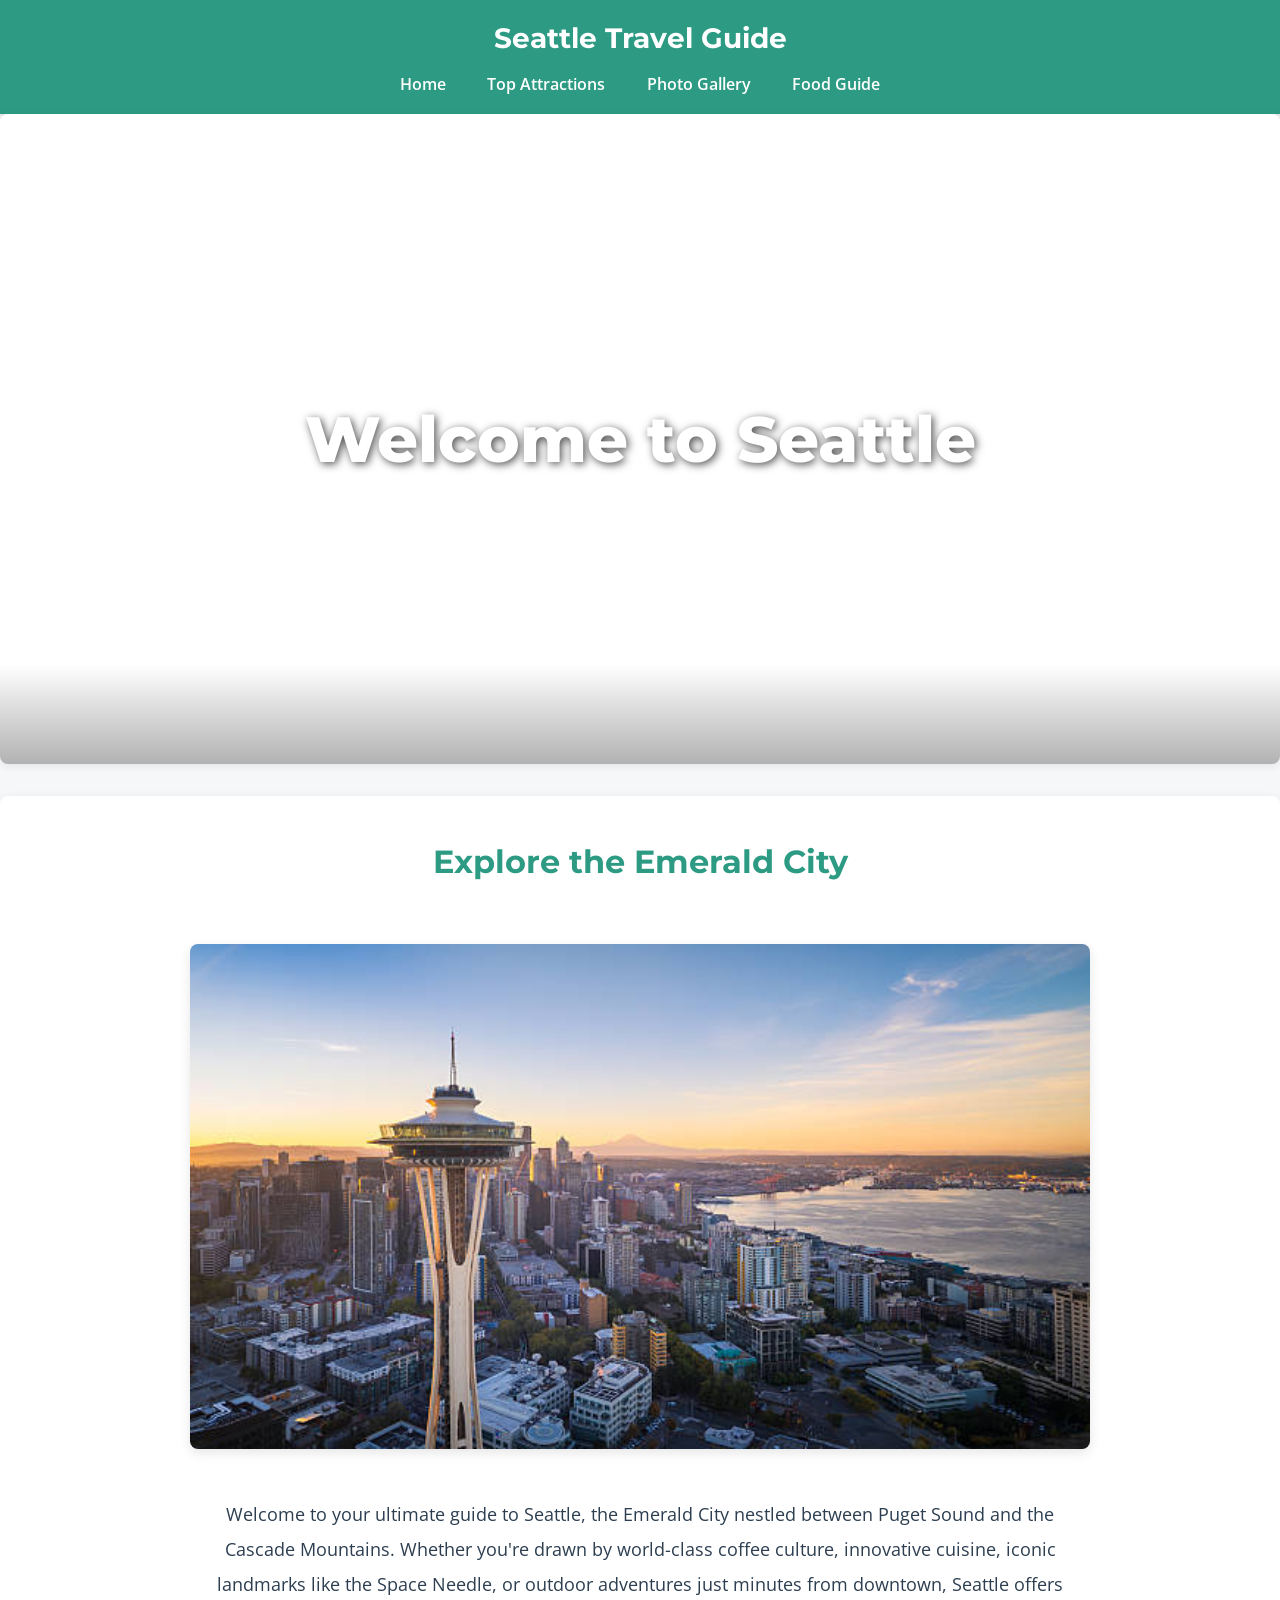
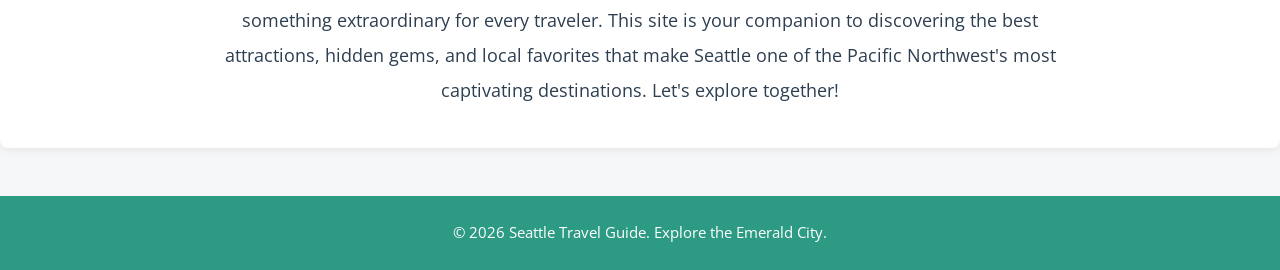
<file: index.html>
<!DOCTYPE html>
<html lang="en">
<head>
    <meta charset="UTF-8">
    <meta name="viewport" content="width=device-width, initial-scale=1.0">
    <title>Explore Seattle</title>
    <link rel="stylesheet" href="styles.css">
    <link rel="icon" type="image/png" href="../img/favicon.png">
    
</head>
<body>
    <header>
        <h1>Seattle Travel Guide</h1>
        <nav>
            <ul>
                <li><a href="index.html">Home</a></li>
                <li><a href="top-attractions.html">Top Attractions</a></li>
                <li><a href="photo-gallery.html">Photo Gallery</a></li>
                <li><a href="guide.html">Food Guide</a></li>
            </ul>
        </nav>
    </header>

    <section class="Welcome-Section">
        <h2>Welcome to Seattle</h2>
        <iframe
            width="100%"
            height="800"
            src="https://www.youtube.com/embed/F2O2PNs1HIc?autoplay=1&mute=1&loop=1&playlist=F2O2PNs1HIc&controls=0&showinfo=3&rel=0&iv_load_policy=3&modestbranding=1&disablekb=1"
            frameborder="0"
            allow="autoplay; encrypted-media"
            allowfullscreen>
        </iframe>
    </section>

    <section class="Home-Page-Information">
        <h2>Explore the Emerald City</h2>
        <img src="../img/seattle-cityscape.jpg" alt="Seattle skyline with Space Needle and downtown buildings">
        <p>
            Welcome to your ultimate guide to Seattle, the Emerald City nestled between Puget Sound and the Cascade Mountains. Whether you're drawn by world-class coffee culture, innovative cuisine, iconic landmarks like the Space Needle, or outdoor adventures just minutes from downtown, Seattle offers something extraordinary for every traveler. This site is your companion to discovering the best attractions, hidden gems, and local favorites that make Seattle one of the Pacific Northwest's most captivating destinations. Let's explore together!

        </p>
    </section>

    <footer>
        <p>&copy; 2026 Seattle Travel Guide. Explore the Emerald City.</p>
    </footer>
</body>
</html>
</file>
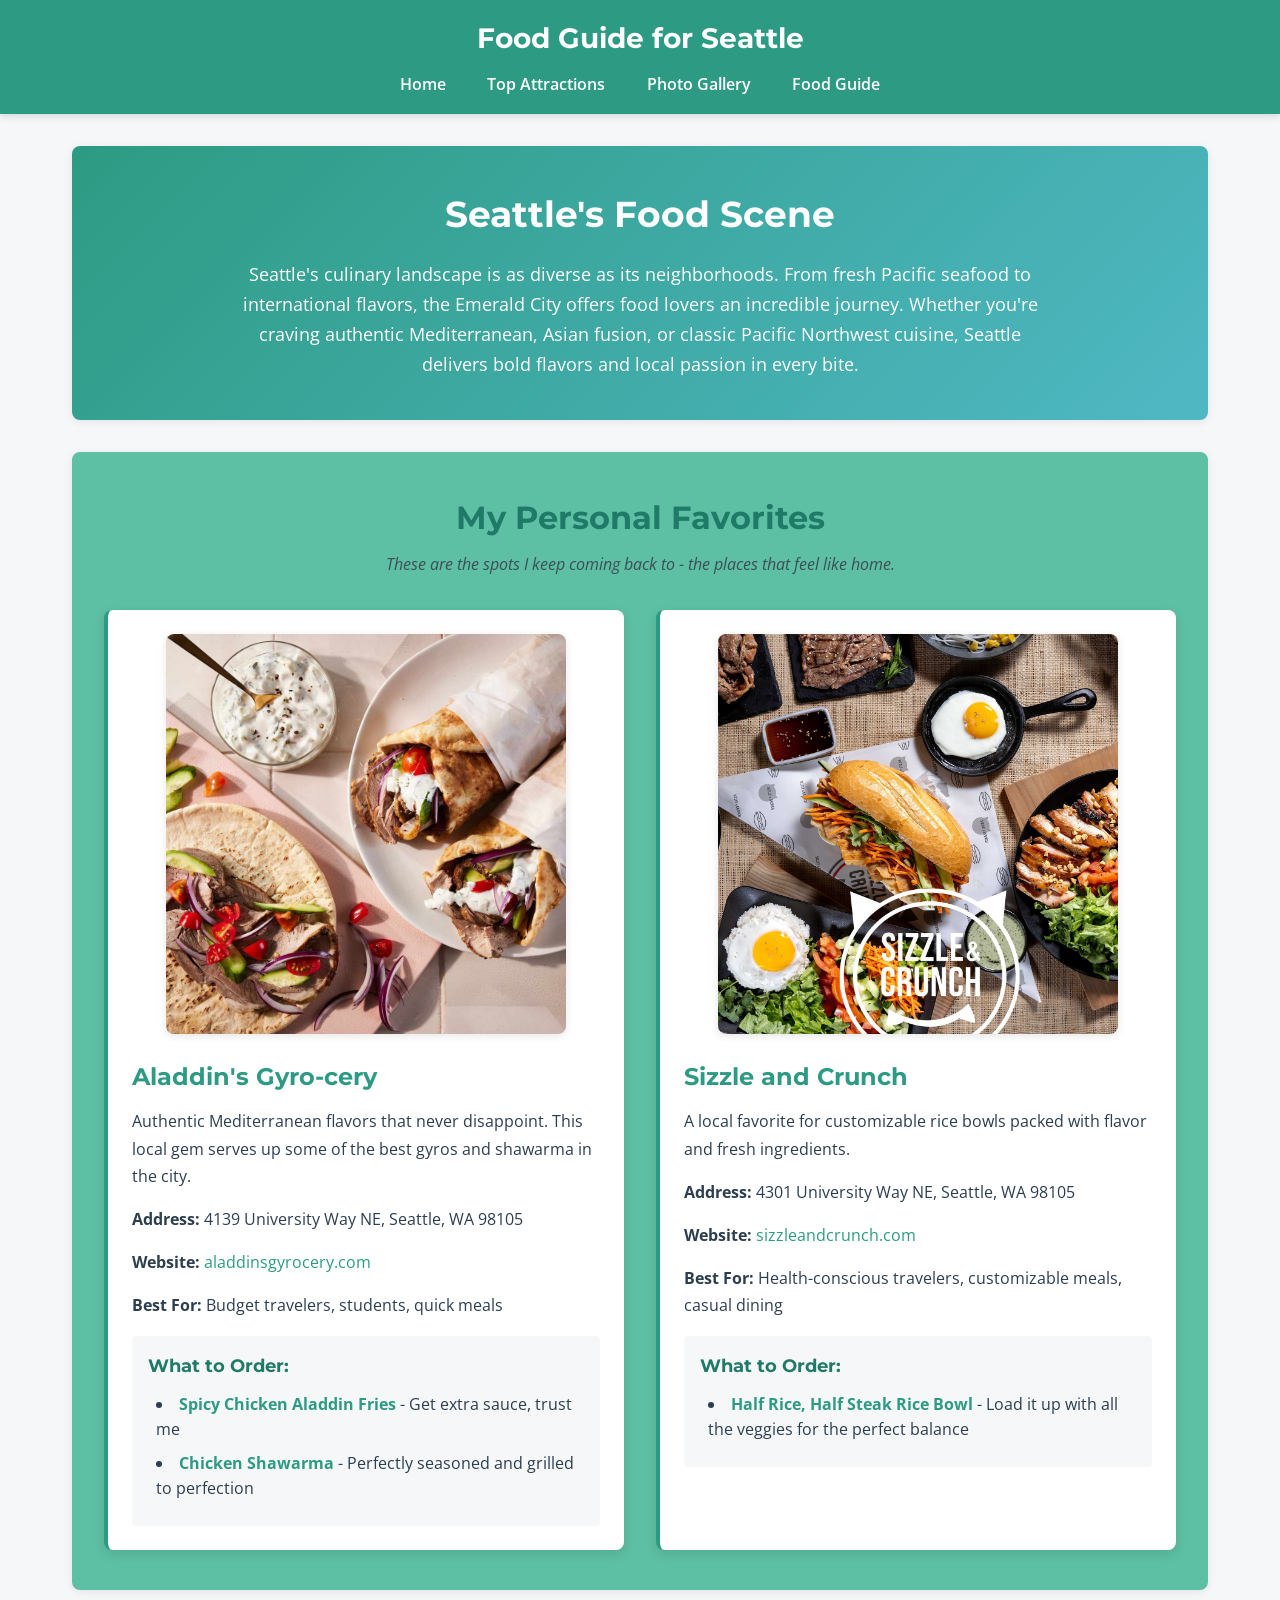
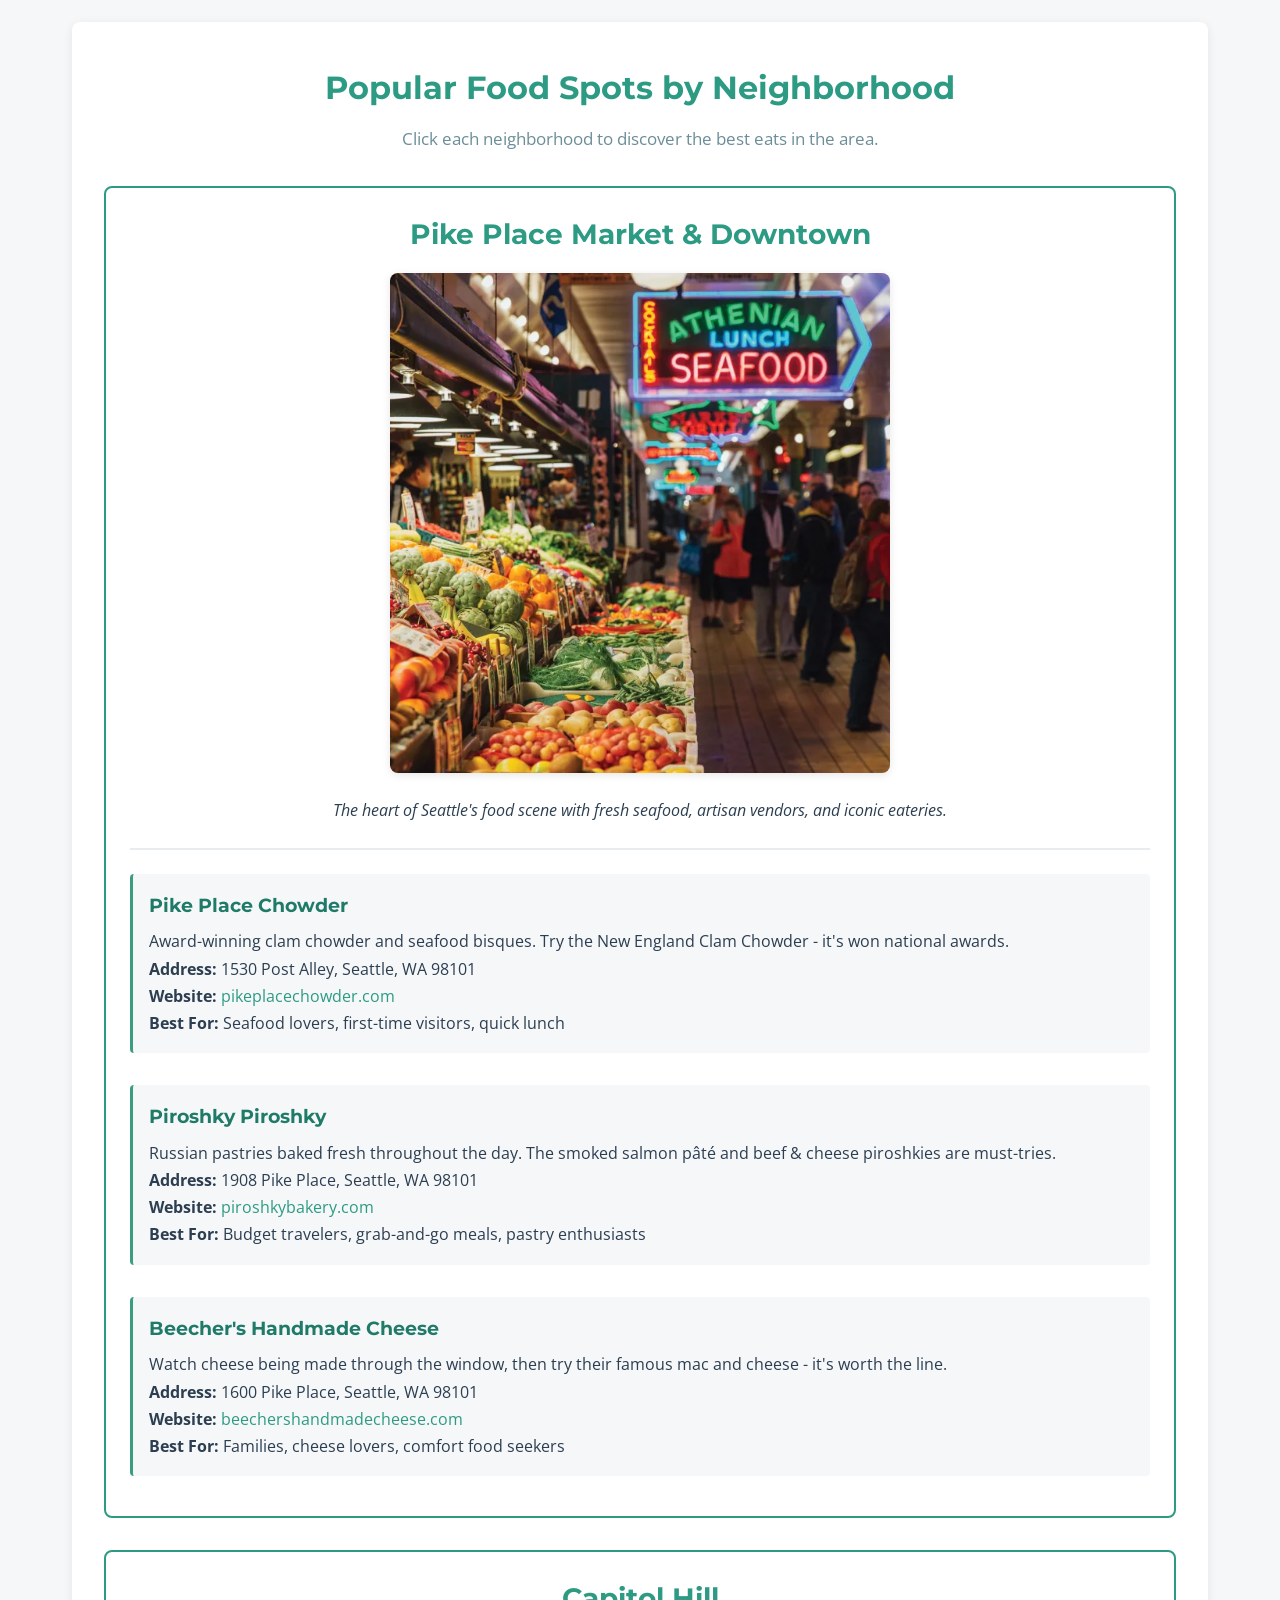
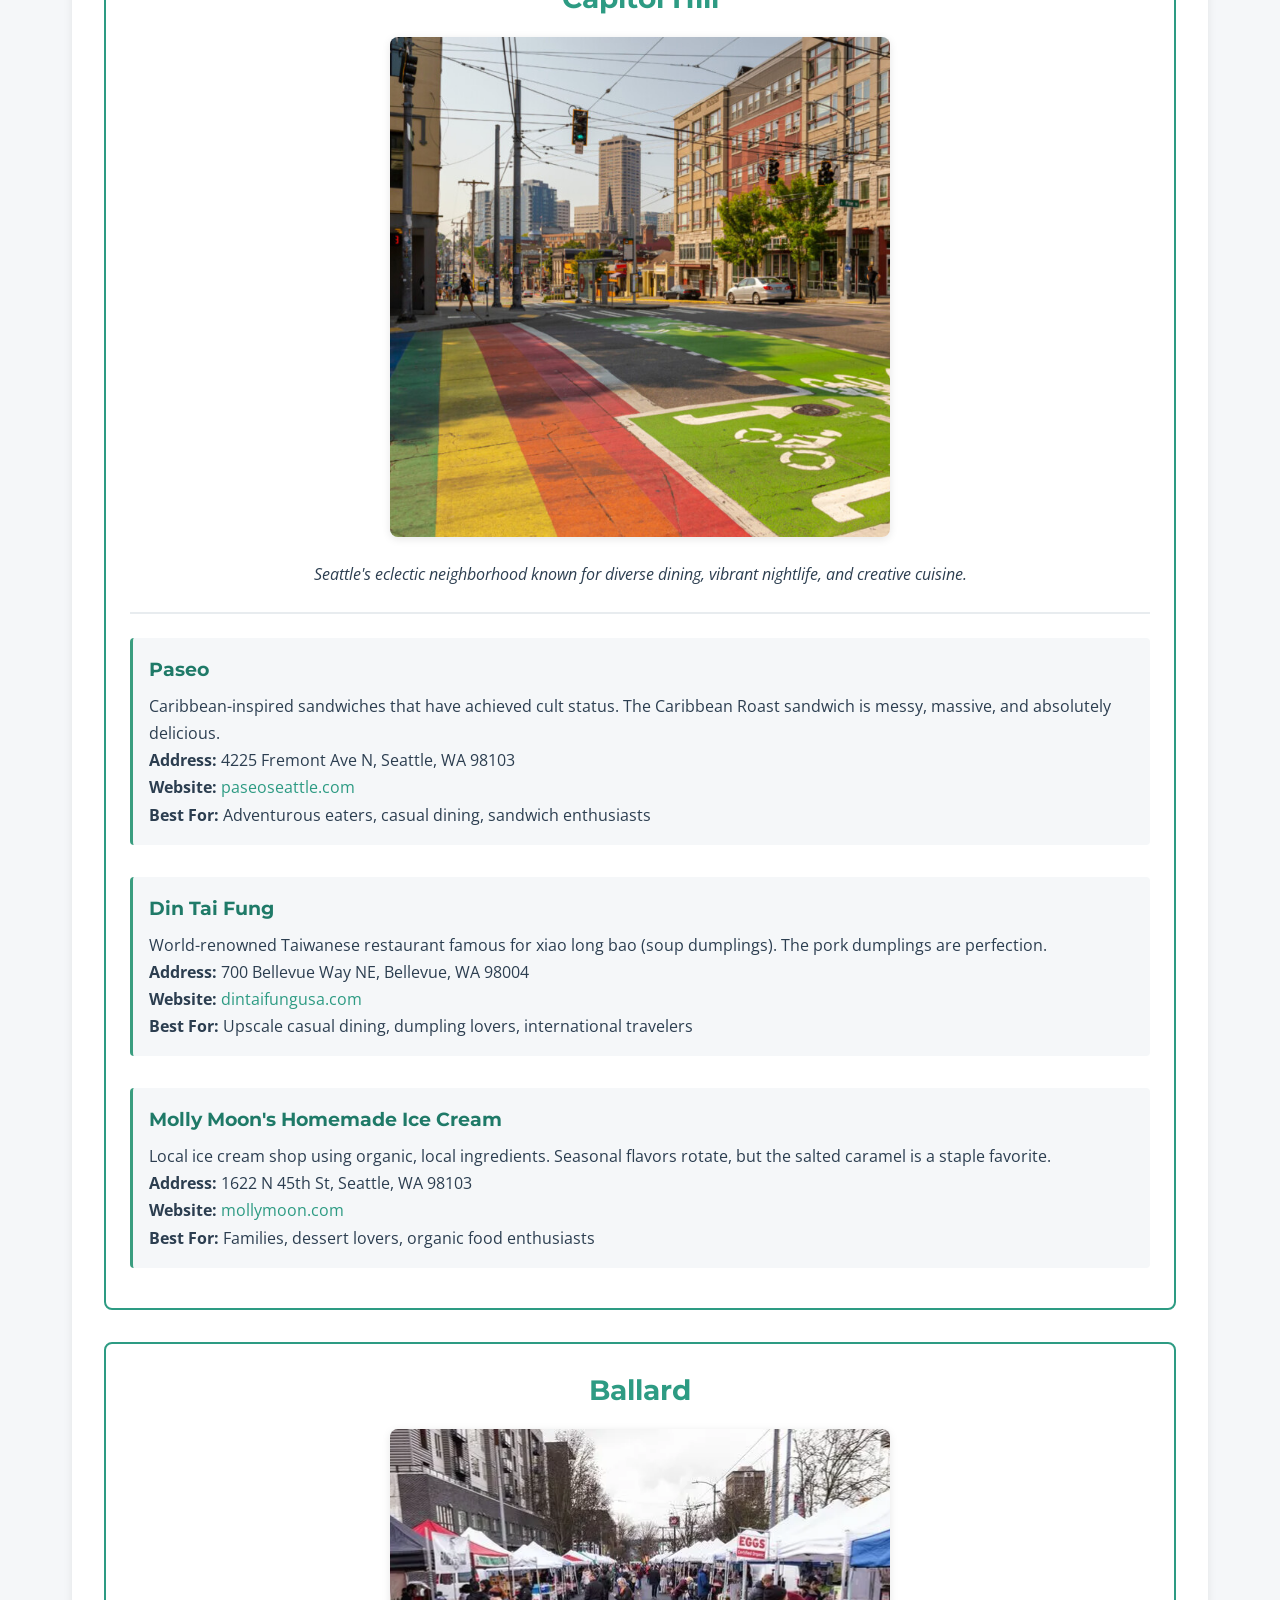
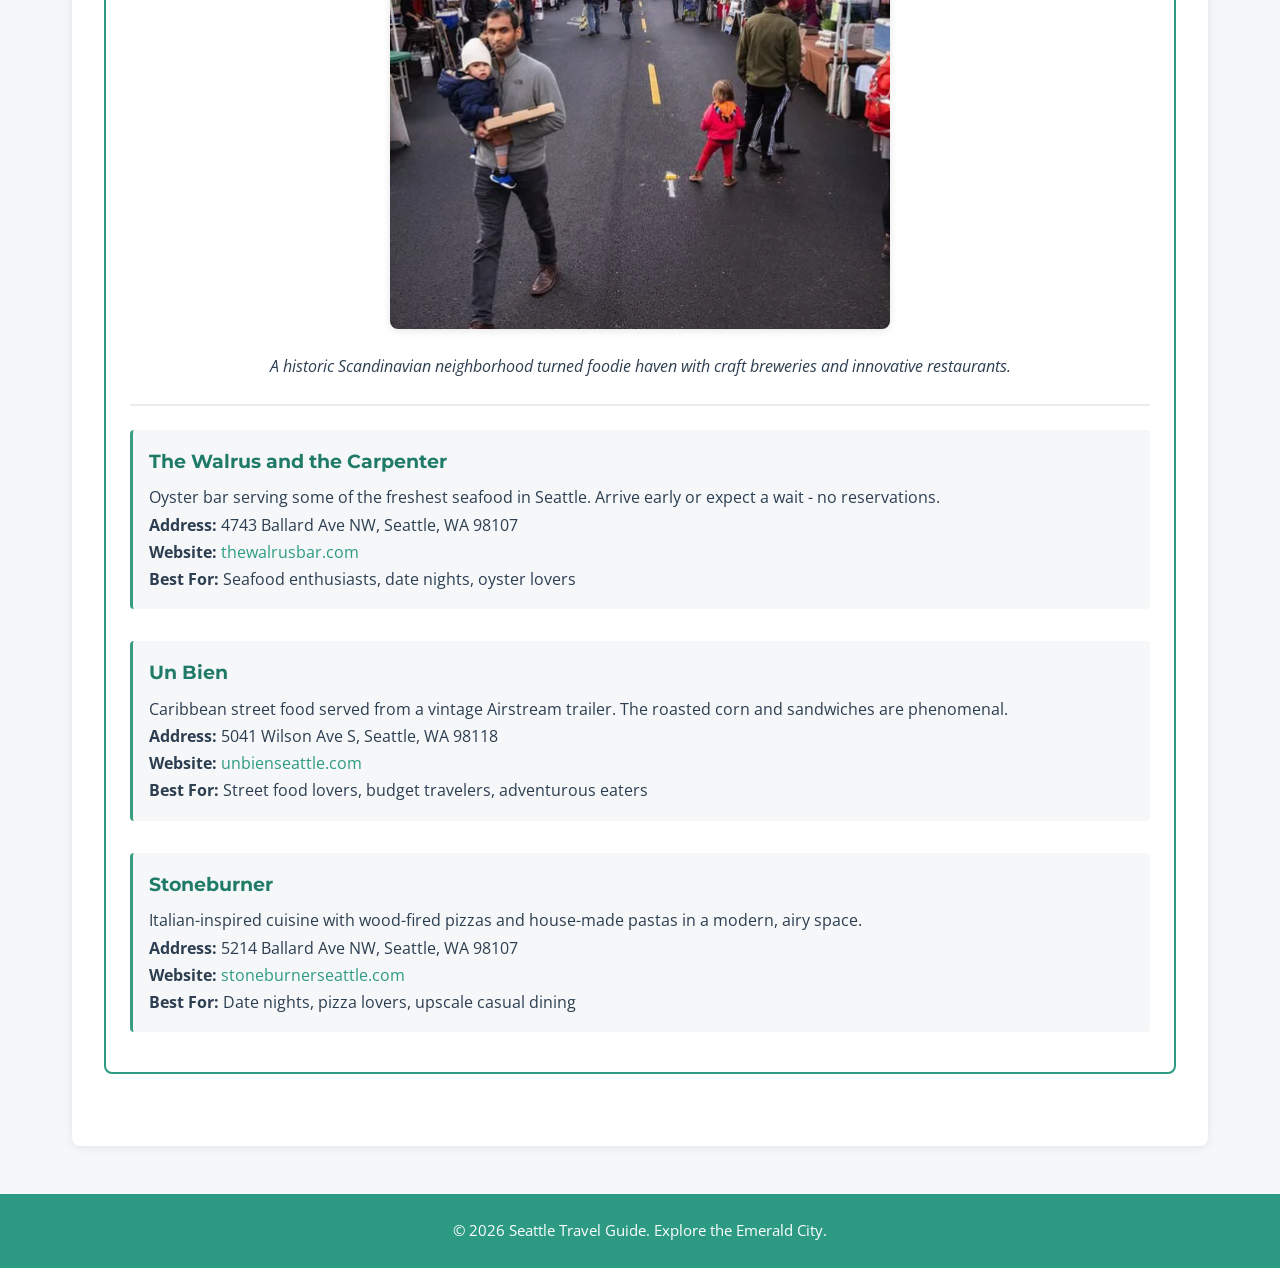
<file: guide.html>
<!DOCTYPE html>
<html lang="en">
    <head>
        <meta charset="UTF-8">
        <meta name="viewport" content="width=device-width, initial-scale=1.0">
        <title>Seattle Food Guide</title>
        <link rel="stylesheet" href="styles.css">
        <link rel="icon" type="image/png" href="../img/favicon.png">


    </head>
    <body>
        <header>
            <h1>Food Guide for Seattle</h1>
            <nav>
                <ul>
                    <li><a href="index.html">Home</a></li>
                    <li><a href="top-attractions.html">Top Attractions</a></li>
                    <li><a href="photo-gallery.html">Photo Gallery</a></li>
                    <li><a href="guide.html">Food Guide</a></li>
                </ul>
            </nav>
        </header>

        <main>
            <section class="food-intro">
                <h2>Seattle's Food Scene</h2>
                <p>Seattle's culinary landscape is as diverse as its neighborhoods. From fresh Pacific seafood to international flavors, the Emerald City offers food lovers an incredible journey. Whether you're craving authentic Mediterranean, Asian fusion, or classic Pacific Northwest cuisine, Seattle delivers bold flavors and local passion in every bite.</p>
            </section>

            <section class="favorite-spots">
                <h2>My Personal Favorites</h2>
                <p>These are the spots I keep coming back to - the places that feel like home.</p>

                <div class="favorites-container">
                    <article class="food-card">
                        <img src="../img/aladdins-gyrocery.jpg" alt="Aladdin's Gyro-cery Mediterranean food">
                        <h3>Aladdin's Gyro-cery</h3>
                        <p>Authentic Mediterranean flavors that never disappoint. This local gem serves up some of the best gyros and shawarma in the city.</p>
                        <div class="restaurant-details">
                            <p><strong>Address:</strong> 4139 University Way NE, Seattle, WA 98105</p>
                            <p><strong>Website:</strong> <a href="https://www.aladdingyro.com/" target="_blank">aladdinsgyrocery.com</a></p>
                            <p><strong>Best For:</strong> Budget travelers, students, quick meals</p>
                        </div>
                        <div class="recommendations">
                            <h4>What to Order:</h4>
                            <ul>
                                <li><strong>Spicy Chicken Aladdin Fries</strong> - Get extra sauce, trust me</li>
                                <li><strong>Chicken Shawarma</strong> - Perfectly seasoned and grilled to perfection</li>
                            </ul>
                        </div>
                    </article>

                    <article class="food-card">
                        <img src="../img/sizzle-crunch.jpg" alt="Sizzle and Crunch rice bowl">
                        <h3>Sizzle and Crunch</h3>
                        <p>A local favorite for customizable rice bowls packed with flavor and fresh ingredients.</p>
                        <div class="restaurant-details">
                            <p><strong>Address:</strong> 4301 University Way NE, Seattle, WA 98105</p>
                            <p><strong>Website:</strong> <a href="https://www.sizzleandcrunch.com" target="_blank">sizzleandcrunch.com</a></p>
                            <p><strong>Best For:</strong> Health-conscious travelers, customizable meals, casual dining</p>
                        </div>
                        <div class="recommendations">
                            <h4>What to Order:</h4>
                            <ul>
                                <li><strong>Half Rice, Half Steak Rice Bowl</strong> - Load it up with all the veggies for the perfect balance</li>
                            </ul>
                        </div>
                    </article>
                </div>
            </section>

            <section class="neighborhood-food">
                <h2>Popular Food Spots by Neighborhood</h2>
                <p>Click each neighborhood to discover the best eats in the area.</p>

                <article class="neighborhood-card" data-neighborhood="pike-place">
                    <h3>Pike Place Market & Downtown</h3>
                    <img src="../img/pike-place-neighborhood.webp" alt="Pike Place Market neighborhood">
                    <p>The heart of Seattle's food scene with fresh seafood, artisan vendors, and iconic eateries.</p>
                    <div class="food-spots-list">
                        <div class="food-spot">
                            <h4>Pike Place Chowder</h4>
                            <p>Award-winning clam chowder and seafood bisques. Try the New England Clam Chowder - it's won national awards.</p>
                            <div class="restaurant-details">
                                <p><strong>Address:</strong> 1530 Post Alley, Seattle, WA 98101</p>
                                <p><strong>Website:</strong> <a href="https://www.pikeplacechowder.com" target="_blank">pikeplacechowder.com</a></p>
                                <p><strong>Best For:</strong> Seafood lovers, first-time visitors, quick lunch</p>
                            </div>
                        </div>
                        <div class="food-spot">
                            <h4>Piroshky Piroshky</h4>
                            <p>Russian pastries baked fresh throughout the day. The smoked salmon pâté and beef & cheese piroshkies are must-tries.</p>
                            <div class="restaurant-details">
                                <p><strong>Address:</strong> 1908 Pike Place, Seattle, WA 98101</p>
                                <p><strong>Website:</strong> <a href="https://www.piroshkybakery.com" target="_blank">piroshkybakery.com</a></p>
                                <p><strong>Best For:</strong> Budget travelers, grab-and-go meals, pastry enthusiasts</p>
                            </div>
                        </div>
                        <div class="food-spot">
                            <h4>Beecher's Handmade Cheese</h4>
                            <p>Watch cheese being made through the window, then try their famous mac and cheese - it's worth the line.</p>
                            <div class="restaurant-details">
                                <p><strong>Address:</strong> 1600 Pike Place, Seattle, WA 98101</p>
                                <p><strong>Website:</strong> <a href="https://www.beechershandmadecheese.com" target="_blank">beechershandmadecheese.com</a></p>
                                <p><strong>Best For:</strong> Families, cheese lovers, comfort food seekers</p>
                            </div>
                        </div>
                    </div>
                </article>

                <article class="neighborhood-card" data-neighborhood="capitol-hill">
                    <h3>Capitol Hill</h3>
                    <img src="../img/capitol-hill-neighborhood.jpg" alt="Capitol Hill neighborhood">
                    <p>Seattle's eclectic neighborhood known for diverse dining, vibrant nightlife, and creative cuisine.</p>
                    <div class="food-spots-list">
                        <div class="food-spot">
                            <h4>Paseo</h4>
                            <p>Caribbean-inspired sandwiches that have achieved cult status. The Caribbean Roast sandwich is messy, massive, and absolutely delicious.</p>
                            <div class="restaurant-details">
                                <p><strong>Address:</strong> 4225 Fremont Ave N, Seattle, WA 98103</p>
                                <p><strong>Website:</strong> <a href="https://www.paseo.com/" target="_blank">paseoseattle.com</a></p>
                                <p><strong>Best For:</strong> Adventurous eaters, casual dining, sandwich enthusiasts</p>
                            </div>
                        </div>
                        <div class="food-spot">
                            <h4>Din Tai Fung</h4>
                            <p>World-renowned Taiwanese restaurant famous for xiao long bao (soup dumplings). The pork dumplings are perfection.</p>
                            <div class="restaurant-details">
                                <p><strong>Address:</strong> 700 Bellevue Way NE, Bellevue, WA 98004</p>
                                <p><strong>Website:</strong> <a href="https://www.dintaifungusa.com" target="_blank">dintaifungusa.com</a></p>
                                <p><strong>Best For:</strong> Upscale casual dining, dumpling lovers, international travelers</p>
                            </div>
                        </div>
                        <div class="food-spot">
                            <h4>Molly Moon's Homemade Ice Cream</h4>
                            <p>Local ice cream shop using organic, local ingredients. Seasonal flavors rotate, but the salted caramel is a staple favorite.</p>
                            <div class="restaurant-details">
                                <p><strong>Address:</strong> 1622 N 45th St, Seattle, WA 98103</p>
                                <p><strong>Website:</strong> <a href="https://www.mollymoon.com" target="_blank">mollymoon.com</a></p>
                                <p><strong>Best For:</strong> Families, dessert lovers, organic food enthusiasts</p>
                            </div>
                        </div>
                    </div>
                </article>

                <article class="neighborhood-card" data-neighborhood="ballard">
                    <h3>Ballard</h3>
                    <img src="../img/ballard-neighborhood.webp" alt="Ballard neighborhood">
                    <p>A historic Scandinavian neighborhood turned foodie haven with craft breweries and innovative restaurants.</p>
                    <div class="food-spots-list">
                        <div class="food-spot">
                            <h4>The Walrus and the Carpenter</h4>
                            <p>Oyster bar serving some of the freshest seafood in Seattle. Arrive early or expect a wait - no reservations.</p>
                            <div class="restaurant-details">
                                <p><strong>Address:</strong> 4743 Ballard Ave NW, Seattle, WA 98107</p>
                                <p><strong>Website:</strong> <a href="https://www.thewalrusbar.com" target="_blank">thewalrusbar.com</a></p>
                                <p><strong>Best For:</strong> Seafood enthusiasts, date nights, oyster lovers</p>
                            </div>
                        </div>
                        <div class="food-spot">
                            <h4>Un Bien</h4>
                            <p>Caribbean street food served from a vintage Airstream trailer. The roasted corn and sandwiches are phenomenal.</p>
                            <div class="restaurant-details">
                                <p><strong>Address:</strong> 5041 Wilson Ave S, Seattle, WA 98118</p>
                                <p><strong>Website:</strong> <a href="https://www.unbienseattle.com" target="_blank">unbienseattle.com</a></p>
                                <p><strong>Best For:</strong> Street food lovers, budget travelers, adventurous eaters</p>
                            </div>
                        </div>
                        <div class="food-spot">
                            <h4>Stoneburner</h4>
                            <p>Italian-inspired cuisine with wood-fired pizzas and house-made pastas in a modern, airy space.</p>
                            <div class="restaurant-details">
                                <p><strong>Address:</strong> 5214 Ballard Ave NW, Seattle, WA 98107</p>
                                <p><strong>Website:</strong> <a href="https://www.stoneburnerseattle.com" target="_blank">stoneburnerseattle.com</a></p>
                                <p><strong>Best For:</strong> Date nights, pizza lovers, upscale casual dining</p>
                            </div>
                        </div>
                    </div>
                </article>
            </section>
        </main>

        <footer>
            <p>&copy; 2026 Seattle Travel Guide. Explore the Emerald City.</p>
        </footer>
    </body>
</html>
</file>
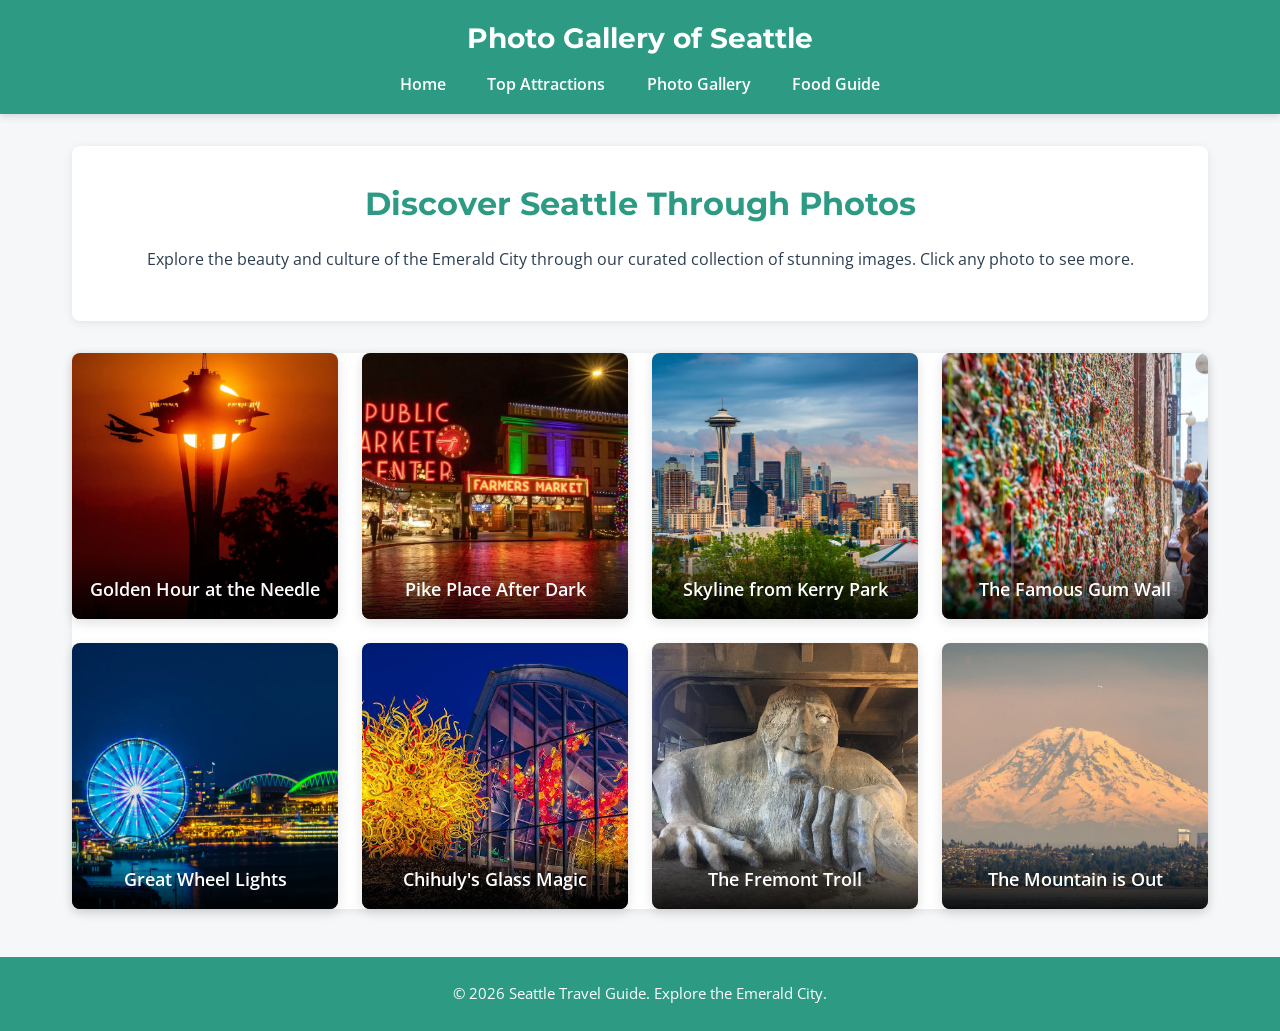
<file: photo-gallery.html>
<!DOCTYPE html>
<html lang="en">
    <head>
        <meta charset="UTF-8">
        <meta name="viewport" content="width=device-width, initial-scale=1.0">
        <title>Photo Gallery of Seattle</title>
        <link rel="stylesheet" href="styles.css">
        <link rel="icon" type="image/png" href="../img/favicon.png">


    </head>
    <body>
        <header>
            <h1>Photo Gallery of Seattle</h1>
            <nav>
                <ul>
                    <li><a href="index.html">Home</a></li>
                    <li><a href="top-attractions.html">Top Attractions</a></li>
                    <li><a href="photo-gallery.html">Photo Gallery</a></li>
                    <li><a href="guide.html">Food Guide</a></li>
                </ul>
            </nav>
        </header>

        <main>
            <section class="gallery-intro">
                <h2>Discover Seattle Through Photos</h2>
                <p>Explore the beauty and culture of the Emerald City through our curated collection of stunning images. Click any photo to see more.</p>
            </section>

            <section class="photo-gallery">
                <figure class="gallery-item">
                    <img src="../img/space-needle-sunset.webp" alt="Space Needle at sunset with orange sky">
                    <figcaption class="brief-description">Golden Hour at the Needle</figcaption>
                </figure>

                <figure class="gallery-item">
                    <img src="../img/pike-place-neon.webp" alt="Pike Place Market neon sign at night">
                    <figcaption class="brief-description">Pike Place After Dark</figcaption>
                </figure>

                <figure class="gallery-item">
                    <img src="../img/kerry-park-skyline.jpg" alt="Seattle skyline from Kerry Park">
                    <figcaption class="brief-description">Skyline from Kerry Park</figcaption>
                </figure>

                <figure class="gallery-item">
                    <img src="../img/gum-wall.webp" alt="Colorful gum wall art installation">
                    <figcaption class="brief-description">The Famous Gum Wall</figcaption>
                </figure>

                <figure class="gallery-item">
                    <img src="../img/great-wheel.webp" alt="Seattle Great Wheel on the waterfront">
                    <figcaption class="brief-description">Great Wheel Lights</figcaption>
                </figure>

                <figure class="gallery-item">
                    <img src="../img/chihuly-glass.jpg" alt="Dale Chihuly glass art installation">
                    <figcaption class="brief-description">Chihuly's Glass Magic</figcaption>
                </figure>

                <figure class="gallery-item">
                    <img src="../img/front-troll.webp" alt="Fremont Troll sculpture under bridge">
                    <figcaption class="brief-description">The Fremont Troll</figcaption>
                </figure>

                <figure class="gallery-item">
                    <img src="../img/mount-rainer.jpg" alt="Mount Rainier visible from Seattle">
                    <figcaption class="brief-description">The Mountain is Out</figcaption>
                </figure>
            </section>
        </main>

        <footer>
            <p>&copy; 2026 Seattle Travel Guide. Explore the Emerald City.</p>
        </footer>
    </body>
</html>
</file>
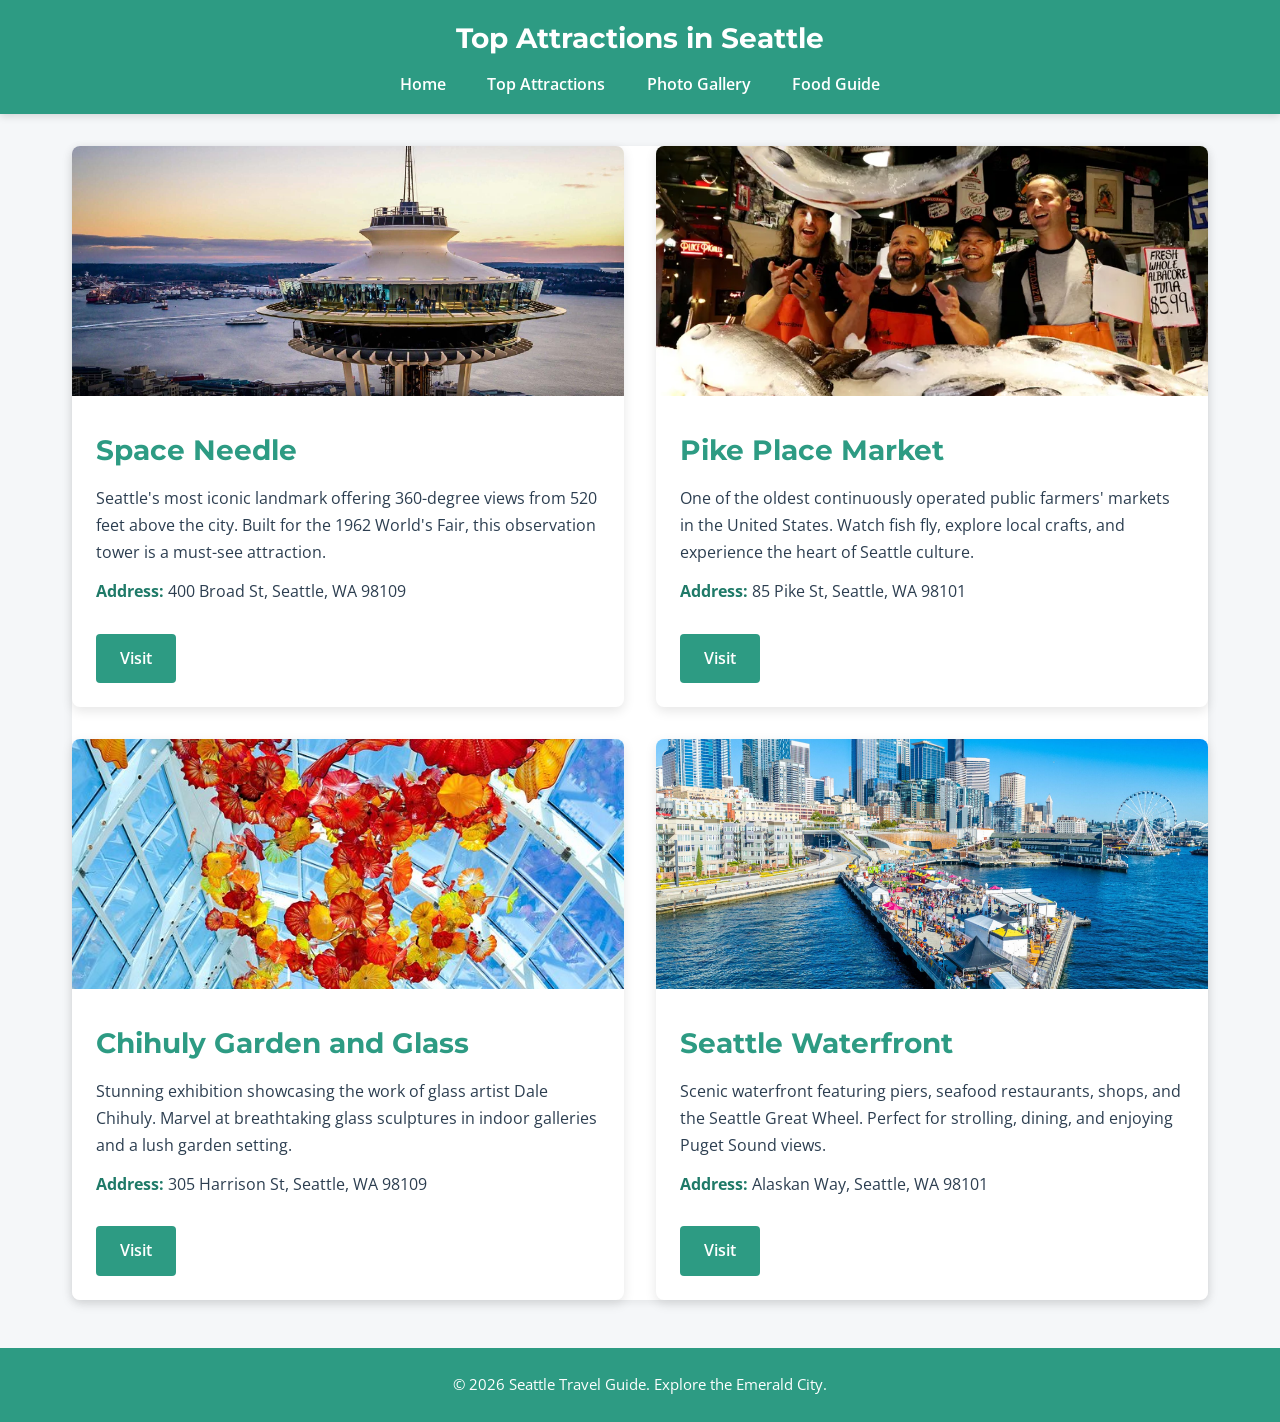
<file: top-attractions.html>
<!DOCTYPE html>
<html lang="en">
    <head>
        <meta charset="UTF-8">
        <meta name="viewport" content="width=device-width, initial-scale=1.0">
        <title>Top Attractions in Seattle</title>
        <link rel="stylesheet" href="styles.css">
        <link rel="icon" type="image/png" href="../img/favicon.png">
    </head>
    <body>
        <header>
            <h1>Top Attractions in Seattle</h1>
            <nav>
                <ul>
                    <li><a href="index.html">Home</a></li>
                    <li><a href="top-attractions.html">Top Attractions</a></li>
                    <li><a href="photo-gallery.html">Photo Gallery</a></li>
                    <li><a href="guide.html">Food Guide</a></li>
                </ul>
            </nav>
        </header>

        <main>
            <section class="attractions-container">
                <article class="attraction-card">
                    <img src="../img/space-needle.jpg" alt="Space Needle iconic Seattle landmark">
                    <div class="attraction-info">
                        <h2>Space Needle</h2>
                        <p>Seattle's most iconic landmark offering 360-degree views from 520 feet above the city. Built for the 1962 World's Fair, this observation tower is a must-see attraction.</p>
                        <p><strong>Address:</strong> 400 Broad St, Seattle, WA 98109</p>
                        <a href="https://www.google.com/maps/search/?api=1&query=400+Broad+St+Seattle+WA+98109" target="_blank">Visit</a>
                    </div>
                </article>

                <article class="attraction-card">
                    <img src="../img/pike-place-market.webp" alt="Pike Place Market bustling public market">
                    <div class="attraction-info">
                        <h2>Pike Place Market</h2>
                        <p>One of the oldest continuously operated public farmers' markets in the United States. Watch fish fly, explore local crafts, and experience the heart of Seattle culture.</p>
                        <p><strong>Address:</strong> 85 Pike St, Seattle, WA 98101</p>
                        <a href="https://www.google.com/maps/search/?api=1&query=85+Pike+St+Seattle+WA+98101" target="_blank">Visit</a>
                    </div>
                </article>

                <article class="attraction-card">
                    <img src="../img/chihuly-garden.jpg" alt="Chihuly Garden and Glass colorful art installations">
                    <div class="attraction-info">
                        <h2>Chihuly Garden and Glass</h2>
                        <p>Stunning exhibition showcasing the work of glass artist Dale Chihuly. Marvel at breathtaking glass sculptures in indoor galleries and a lush garden setting.</p>
                        <p><strong>Address:</strong> 305 Harrison St, Seattle, WA 98109</p>
                        <a href="https://www.google.com/maps/search/?api=1&query=305+Harrison+St+Seattle+WA+98109" target="_blank">Visit</a>
                    </div>
                </article>

                <article class="attraction-card">
                    <img src="../img/seattle-waterfront.jpg" alt="Seattle Waterfront with ferries and shops">
                    <div class="attraction-info">
                        <h2>Seattle Waterfront</h2>
                        <p>Scenic waterfront featuring piers, seafood restaurants, shops, and the Seattle Great Wheel. Perfect for strolling, dining, and enjoying Puget Sound views.</p>
                        <p><strong>Address:</strong> Alaskan Way, Seattle, WA 98101</p>
                        <a href="https://www.google.com/maps/search/?api=1&query=Alaskan+Way+Seattle+WA+98101" target="_blank">Visit</a>
                    </div>
                </article>
            </section>
        </main>

        <footer>
            <p>&copy; 2026 Seattle Travel Guide. Explore the Emerald City.</p>
        </footer>
    </body>
</html>
</file>
<file: styles.css>
/* Import Google Fonts */
@import url('https://fonts.googleapis.com/css2?family=Montserrat:wght@600;700;800&family=Open+Sans:wght@400;600&display=swap');

/* ===== STEP 2: COLOR SCHEME ===== */
/* CSS Variables - Seattle Emerald & Blue Palette */
:root {
    --primary-emerald: #2D9B83;
    --dark-emerald: #1F7A68;
    --light-emerald: #5DBFA3;
    --teal-blue: #4FB8C4;
    --sky-blue: #87CEEB;
    --ocean-gray: #6B8E99;
    --light-gray: #F5F7F9;
    --medium-gray: #E8ECEF;
    --dark-gray: #3D4E56;
    --forest-green: #3A9D7F;
    --white: #FFFFFF;
    --text-dark: #2C3E50;
}

/* ===== GLOBAL RESET AND BASE STYLES ===== */
* {
    margin: 0;
    padding: 0;
    box-sizing: border-box;
}

body {
    font-family: 'Open Sans', sans-serif;
    line-height: 1.6;
    color: var(--text-dark);
    background-color: var(--light-gray);
}

/* ===== STEP 3: TYPOGRAPHY ===== */
h1, h2, h3, h4 {
    font-family: 'Montserrat', sans-serif;
    font-weight: 700;
    color: var(--dark-emerald);
    margin-bottom: 1rem;
}

h1 {
    font-size: 2.5rem;
}

h2 {
    font-size: 2rem;
}

h3 {
    font-size: 1.5rem;
}

h4 {
    font-size: 1.2rem;
}

p {
    margin-bottom: 1rem;
    line-height: 1.7;
}

a {
    text-decoration: none;
    color: var(--primary-emerald);
    transition: color 0.3s ease;
}

a:hover {
    color: var(--dark-emerald);
}

/* ===== STEP 4: NAVIGATION BAR STYLING ===== */
/* ===== MILESTONE 3: FLEXBOX FOR HEADER ===== */
header {
    background-color: var(--primary-emerald);
    color: var(--white);
    padding: 1rem 1.5rem;
    box-shadow: 0 2px 8px rgba(0, 0, 0, 0.15);
    display: flex;
    flex-direction: column;
    align-items: center;
}

header h1 {
    color: var(--white);
    margin-bottom: 0.75rem;
    font-size: 1.75rem;
    text-align: center;
}

nav ul {
    list-style: none;
    display: flex;
    flex-wrap: wrap;
    justify-content: center;
    gap: 1rem;
}

nav ul li {
    /* No need for inline-block with flexbox */
}

nav ul li a {
    color: var(--white);
    font-weight: 600;
    padding: 0.4rem 0.8rem;
    border-radius: 4px;
    transition: background-color 0.3s ease, transform 0.2s ease;
}

nav ul li a:hover {
    background-color: var(--dark-emerald);
    transform: translateY(-2px);
}

/* ===== STEP 5: CONTENT SECTIONS STYLING ===== */
main {
    max-width: 1200px;
    margin: 2rem auto;
    padding: 0 2rem;
}

section {
    background-color: var(--white);
    padding: 2rem;
    margin-bottom: 2rem;
    border-radius: 8px;
    box-shadow: 0 2px 10px rgba(0, 0, 0, 0.08);
}

/* Home Page - Welcome Section */
.Welcome-Section {
    position: relative;
    text-align: center;
    padding: 0;
    color: var(--white);
    min-height: 650px;
    height: 650px;
    display: flex;
    align-items: center;
    justify-content: center;
    overflow: hidden;
}

.Welcome-Section iframe {
    position: absolute;
    top: 50%;
    left: 50%;
    width: 100vw;
    height: 100vh;
    min-height: 650px;
    min-width: 100%;
    transform: translate(-50%, -50%) scale(1.5);
    z-index: 1;
    pointer-events: none;
    border: none;
}

/* Hide YouTube controls completely - covers bottom controls */
.Welcome-Section::after {
    content: "";
    position: absolute;
    bottom: 0;
    left: 0;
    right: 0;
    height: 100px;
    background: linear-gradient(to top, rgba(0, 0, 0, 0.3), transparent);
    z-index: 2;
    pointer-events: none;
}

/* Overlay to hide controls immediately on page load */
.Welcome-Section::before {
    content: "";
    position: absolute;
    top: 0;
    left: 0;
    right: 0;
    bottom: 0;
    background: transparent;
    z-index: 2;
    pointer-events: none;
}

.Welcome-Section h2 {
    position: relative;
    z-index: 2;
    color: var(--white);
    font-size: 4rem;
    margin: 0;
    padding: 2rem;
    text-shadow: 2px 2px 8px rgba(0, 0, 0, 0.7);
    font-weight: 800;
}

.Welcome-Section img {
    width: 100%;
    max-width: 900px;
    height: auto;
    border-radius: 8px;
    margin-top: 1.5rem;
    box-shadow: 0 4px 15px rgba(0, 0, 0, 0.2);
}

/* Home Page Information Section */
.Home-Page-Information {
    text-align: center;
    padding: 2.5rem 2rem;
}

.Home-Page-Information h2 {
    color: var(--primary-emerald);
    margin-bottom: 2rem;
}

.Home-Page-Information img {
    width: 100%;
    max-width: 900px;
    height: auto;
    border-radius: 8px;
    margin-top: 1.5rem;
    margin-bottom: 2.5rem;
    box-shadow: 0 4px 12px rgba(0, 0, 0, 0.1);
}

.Home-Page-Information p {
    line-height: 2;
    font-size: 1.1rem;
    max-width: 900px;
    margin: 0 auto;
    padding: 0 1rem;
}

/* ===== STEP 6: IMAGES AND CARDS STYLING ===== */

/* Attractions Page - Cards */
/* ===== MILESTONE 3: FLEXBOX FOR ATTRACTIONS ===== */
.attractions-container {
    padding: 0;
    display: flex;
    flex-wrap: wrap;
    gap: 2rem;
}

.attraction-card {
    background-color: var(--white);
    border-radius: 8px;
    overflow: hidden;
    box-shadow: 0 4px 12px rgba(0, 0, 0, 0.1);
    transition: transform 0.3s ease, box-shadow 0.3s ease;
    flex: 1 1 calc(50% - 1rem);
    min-width: 280px;
}

.attraction-card:hover {
    transform: translateY(-5px);
    box-shadow: 0 6px 20px rgba(0, 102, 204, 0.25);
}

.attraction-card img {
    width: 100%;
    height: 250px;
    object-fit: cover;
}

.attraction-info {
    padding: 1.5rem;
}

.attraction-info h2 {
    color: var(--primary-emerald);
    font-size: 1.75rem;
    margin-bottom: 0.75rem;
}

.attraction-info p {
    color: var(--text-dark);
    margin-bottom: 0.75rem;
}

.attraction-info strong {
    color: var(--dark-emerald);
}

.attraction-info a {
    display: inline-block;
    background-color: var(--primary-emerald);
    color: var(--white);
    padding: 0.75rem 1.5rem;
    border-radius: 4px;
    font-weight: 600;
    margin-top: 1rem;
    transition: background-color 0.3s ease, transform 0.2s ease;
}

.attraction-info a:hover {
    background-color: var(--dark-emerald);
    transform: translateY(-2px);
}

/* Photo Gallery */
.gallery-intro {
    text-align: center;
    margin-bottom: 2rem;
}

.gallery-intro h2 {
    color: var(--primary-emerald);
}

/* ===== MILESTONE 3: FLEXBOX FOR PHOTO GALLERY ===== */
.photo-gallery {
    padding: 0;
    display: flex;
    flex-wrap: wrap;
    gap: 1.5rem;
}

.gallery-item {
    position: relative;
    border-radius: 8px;
    overflow: hidden;
    box-shadow: 0 4px 12px rgba(0, 0, 0, 0.12);
    cursor: pointer;
    transition: transform 0.3s ease, box-shadow 0.3s ease;
    flex: 1 1 calc(25% - 1.5rem);
    min-width: 200px;
    aspect-ratio: 1 / 1;
}

.gallery-item:hover {
    transform: scale(1.03);
    box-shadow: 0 6px 20px rgba(0, 102, 204, 0.3);
}

.gallery-item img {
    width: 100%;
    height: 100%;
    object-fit: cover;
    display: block;
}

.brief-description {
    position: absolute;
    bottom: 0;
    left: 0;
    right: 0;
    background: linear-gradient(to top, rgba(0, 0, 0, 0.85), transparent);
    color: var(--white);
    padding: 1.5rem 1rem 1rem;
    font-weight: 600;
    text-align: center;
    font-size: 1.1rem;
}

.detailed-info {
    background-color: var(--white);
    padding: 1.5rem;
    border-top: 3px solid var(--primary-emerald);
}

.detailed-info h3 {
    color: var(--primary-emerald);
    margin-bottom: 0.75rem;
    font-size: 1.25rem;
}

/* Food Guide Page */
.food-intro {
    text-align: center;
    background: linear-gradient(135deg, var(--primary-emerald) 0%, var(--teal-blue) 100%);
    color: var(--white);
    padding: 2.5rem 2rem;
}

.food-intro h2 {
    color: var(--white);
    font-size: 2.25rem;
    margin-bottom: 1rem;
}

.food-intro p {
    color: var(--white);
    font-size: 1.1rem;
    max-width: 800px;
    margin: 0 auto;
}

/* Personal Favorites Section */
/* ===== MILESTONE 3: FLEXBOX FOR FOOD CARDS ===== */
.favorite-spots {
    background-color: var(--light-emerald);
    padding: 2.5rem 2rem;
}

.favorite-spots h2 {
    text-align: center;
    color: var(--dark-emerald);
    margin-bottom: 0.5rem;
}

.favorite-spots > p {
    text-align: center;
    margin-bottom: 2rem;
    font-style: italic;
    color: var(--dark-gray);
}

.favorites-container {
    display: flex;
    flex-wrap: wrap;
    gap: 2rem;
}

.favorites-container .food-card {
    flex: 1 1 calc(50% - 1rem);
    min-width: 280px;
    margin-bottom: 0;
}

.food-card {
    background-color: var(--white);
    padding: 1.5rem;
    margin-bottom: 1.5rem;
    border-radius: 8px;
    box-shadow: 0 4px 12px rgba(0, 0, 0, 0.1);
    border-left: 4px solid var(--primary-emerald);
}

.food-card img {
    width: 100%;
    max-width: 400px;
    aspect-ratio: 1 / 1;
    object-fit: cover;
    display: block;
    margin: 0 auto 1.5rem auto;
    border-radius: 8px;
    box-shadow: 0 2px 8px rgba(0, 0, 0, 0.1);
}

.food-card h3 {
    color: var(--primary-emerald);
    margin-bottom: 0.75rem;
}

.recommendations {
    margin-top: 1rem;
    padding: 1rem;
    background-color: var(--light-gray);
    border-radius: 4px;
}

.recommendations h4 {
    color: var(--dark-emerald);
    margin-bottom: 0.75rem;
    font-size: 1.1rem;
}

.recommendations ul {
    list-style-position: inside;
    margin-left: 0.5rem;
}

.recommendations li {
    margin-bottom: 0.5rem;
    color: var(--text-dark);
}

.recommendations strong {
    color: var(--primary-emerald);
}

/* Neighborhood Food Section */
.neighborhood-food {
    padding: 2.5rem 2rem;
}

.neighborhood-food h2 {
    text-align: center;
    color: var(--primary-emerald);
    margin-bottom: 0.75rem;
}

.neighborhood-food > p {
    text-align: center;
    margin-bottom: 2rem;
    color: var(--ocean-gray);
    font-size: 1.05rem;
}

.neighborhood-card {
    background-color: var(--white);
    padding: 1.5rem;
    margin-bottom: 2rem;
    border-radius: 8px;
    border: 2px solid var(--primary-emerald);
    transition: all 0.3s ease;
}

.neighborhood-card h3 {
    text-align: center;
}

.neighborhood-card > p {
    text-align: center;
    margin-bottom: 1.5rem;
}

.neighborhood-card img {
    width: 100%;
    max-width: 500px;
    aspect-ratio: 1 / 1;
    object-fit: cover;
    display: block;
    margin: 1rem auto 1.5rem auto;
    border-radius: 8px;
    box-shadow: 0 2px 8px rgba(0, 0, 0, 0.1);
}

.neighborhood-card h3 {
    color: var(--primary-emerald);
    margin-bottom: 0.5rem;
    font-size: 1.75rem;
}

.neighborhood-card > p {
    color: var(--text-dark);
    margin-bottom: 1.5rem;
    font-style: italic;
}

.food-spots-list {
    margin-top: 1.5rem;
    padding-top: 1.5rem;
    border-top: 2px solid var(--medium-gray);
    display: flex;
    flex-direction: column;
    gap: 1rem;
}

.food-spot {
    background-color: var(--light-gray);
    padding: 1rem;
    margin-bottom: 1rem;
    border-radius: 4px;
    border-left: 3px solid var(--forest-green);
}

.food-spot h4 {
    color: var(--dark-emerald);
    margin-bottom: 0.5rem;
}

.food-spot p {
    color: var(--text-dark);
    margin-bottom: 0;
}

/* Responsive Images */
img {
    max-width: 100%;
    height: auto;
}

/* Footer Styling */
footer {
    background-color: var(--primary-emerald);
    color: var(--white);
    text-align: center;
    padding: 1.5rem 2rem;
    margin-top: 3rem;
}

footer p {
    margin: 0;
    font-size: 0.95rem;
}

/* Smooth Scrolling */
html {
    scroll-behavior: smooth;
}

/* ===== MEDIA QUERIES ===== */

/* Mobile Devices (320px - 767px) */
@media (max-width: 767px) {
    /* Navigation adjustments */
    header {
        padding: 1rem;
    }

    header h1 {
        font-size: 1.5rem;
        margin-bottom: 0.75rem;
    }

    nav ul {
        gap: 0.5rem;
    }

    nav ul li a {
        padding: 0.4rem 0.8rem;
        font-size: 0.9rem;
    }

    /* Main content */
    main {
        margin: 1rem auto;
        padding: 0 1rem;
    }

    section {
        padding: 1.5rem;
        margin-bottom: 1.5rem;
    }

    /* Home - Welcome Section with Video */
    .Welcome-Section {
        min-height: 350px;
        height: 350px;
    }

    .Welcome-Section iframe {
        min-height: 350px;
    }

    .Welcome-Section h2 {
        font-size: 2rem;
        padding: 1rem;
    }

    /* Home - Information Section */
    .Home-Page-Information {
        padding: 1.5rem 1rem;
    }

    .Home-Page-Information img {
        max-width: 100%;
    }

    /* Typography adjustments */
    h1 {
        font-size: 1.75rem;
    }

    h2 {
        font-size: 1.5rem;
    }

    h3 {
        font-size: 1.25rem;
    }

    /* Top Attractions - Single column */
    .attractions-container {
        gap: 1.5rem;
    }

    .attraction-card {
        flex: 1 1 100%;
        min-width: 100%;
    }

    .attraction-card img {
        height: 200px;
    }

    .attraction-info {
        padding: 1rem;
    }

    /* Photo Gallery - Single column */
    .photo-gallery {
        gap: 1rem;
    }

    .gallery-item {
        flex: 1 1 100%;
        min-width: 100%;
    }

    .brief-description {
        font-size: 1rem;
        padding: 1rem 0.75rem 0.75rem;
    }

    /* Food Guide adjustments */
    .food-intro {
        padding: 1.5rem 1rem;
    }

    .food-intro h2 {
        font-size: 1.75rem;
    }

    .food-intro p {
        font-size: 1rem;
    }

    .favorite-spots {
        padding: 1.5rem 1rem;
    }

    .favorites-container {
        gap: 1rem;
    }

    .favorites-container .food-card {
        flex: 1 1 100%;
        min-width: 100%;
    }

    .food-card {
        padding: 1rem;
    }

    .neighborhood-food {
        padding: 1.5rem 1rem;
    }

    .neighborhood-card {
        padding: 1rem;
    }
}

/* Tablet Devices (768px - 1023px) */
@media (min-width: 768px) and (max-width: 1023px) {
    /* Navigation */
    header {
        padding: 1.25rem 1.5rem;
    }

    header h1 {
        font-size: 1.75rem;
    }

    /* Main content */
    main {
        padding: 0 1.5rem;
    }

    /* Home - Welcome Section with Video */
    .Welcome-Section {
        min-height: 450px;
        height: 450px;
    }

    .Welcome-Section iframe {
        min-height: 450px;
    }

    .Welcome-Section h2 {
        font-size: 3rem;
    }

    /* Photo Gallery - 2 columns */
    .photo-gallery {
        gap: 1.25rem;
    }

    .gallery-item {
        flex: 1 1 calc(50% - 1rem);
        min-width: calc(50% - 1rem);
    }

    /* Top Attractions - 2 columns (already handled by default flex) */
    .attractions-container {
        gap: 1.5rem;
    }

    .attraction-card {
        flex: 1 1 calc(50% - 1rem);
    }

    /* Food Guide - 2 columns for favorites */
    .favorites-container .food-card {
        flex: 1 1 calc(50% - 1rem);
    }
}

/* Desktop Devices (1024px and above) */
@media (min-width: 1024px) {
    /* Photo Gallery - 4 columns (max) */
    .gallery-item {
        flex: 1 1 calc(25% - 1.5rem);
    }

    /* Top Attractions - 2 columns */
    .attraction-card {
        flex: 1 1 calc(50% - 1rem);
    }

    /* Food Guide - 2 columns for favorites */
    .favorites-container .food-card {
        flex: 1 1 calc(50% - 1rem);
    }
}
</file>
